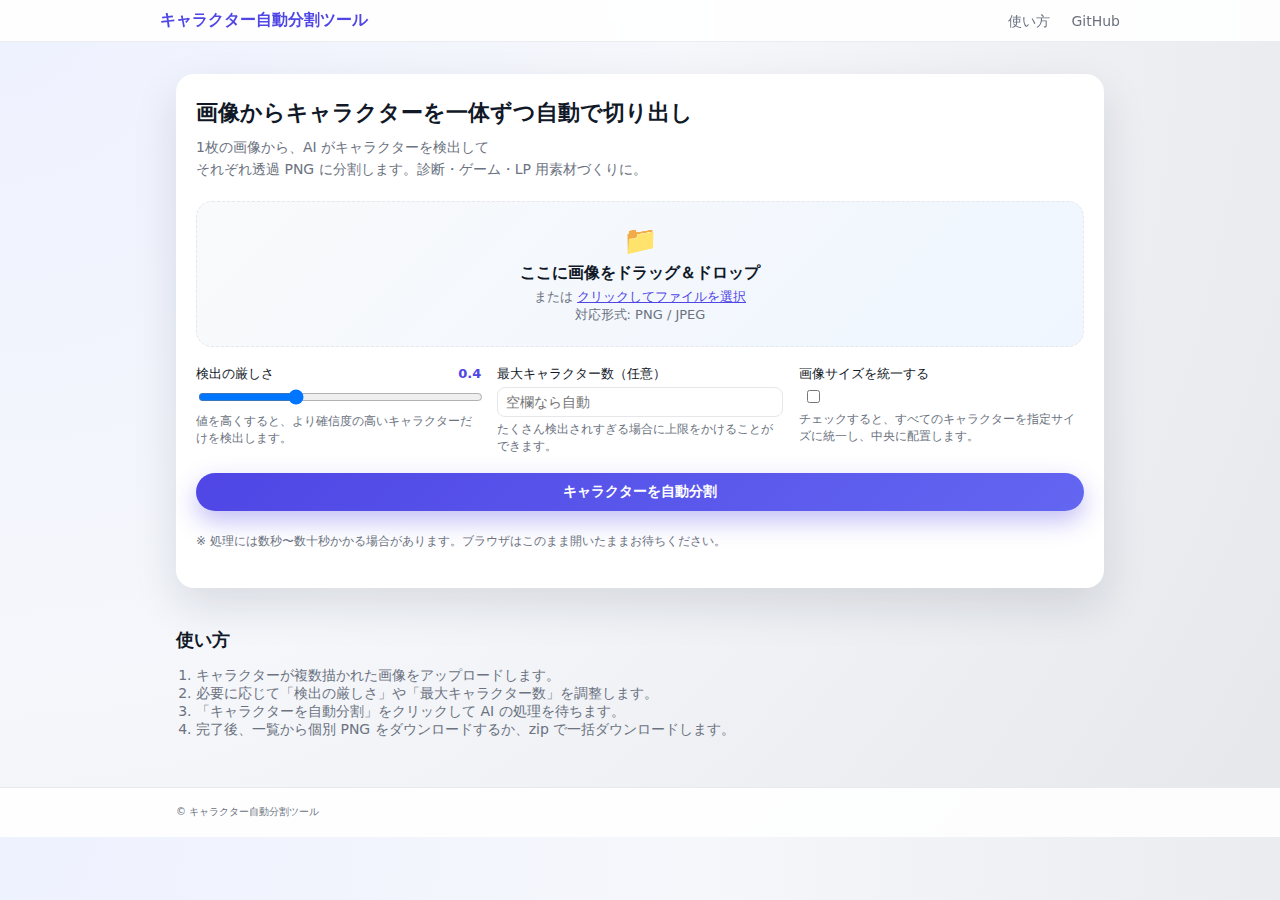
<file: gh-pages/index.html>
<!DOCTYPE html>
<html lang="ja">
  <head>
    <meta charset="UTF-8" />
    <title>キャラクター自動分割ツール</title>
    <meta name="viewport" content="width=device-width, initial-scale=1" />
    <link rel="stylesheet" href="style.css" />
    <script>
      // API URLを設定（ReplitのURLに変更してください）
      window.API_BASE_URL = 'https://your-replit-url.repl.co';
    </script>
  </head>
  <body>
    <header class="site-header">
      <div class="container header-inner">
        <div class="logo">キャラクター自動分割ツール</div>
        <nav class="nav-links">
          <a href="#howto">使い方</a>
          <a href="https://github.com/otarumi-cmyk/character-splitter" target="_blank" rel="noopener noreferrer">GitHub</a>
        </nav>
      </div>
    </header>

    <main class="site-main">
      <section class="hero">
        <div class="container">
          <div class="card">
            <h1>画像からキャラクターを一体ずつ自動で切り出し</h1>
            <p class="lead">
              1枚の画像から、AI がキャラクターを検出して<br />
              それぞれ透過 PNG に分割します。診断・ゲーム・LP 用素材づくりに。
            </p>

            <form id="upload-form" class="upload-form">
              <div
                id="drop-area"
                class="drop-area"
              >
                <input
                  id="file-input"
                  class="file-input"
                  type="file"
                  accept="image/png, image/jpeg"
                />
                <div class="drop-area-content">
                  <div class="drop-icon">📁</div>
                  <p class="drop-title">ここに画像をドラッグ＆ドロップ</p>
                  <p class="drop-sub">
                    または <span class="link-like">クリックしてファイルを選択</span><br />
                    対応形式: PNG / JPEG
                  </p>
                </div>
              </div>

              <div id="preview-wrapper" class="preview-wrapper hidden">
                <p class="preview-label">選択中の画像</p>
                <div class="preview-frame">
                  <img id="preview-image" alt="preview" />
                </div>
              </div>

              <div class="options">
                <div class="option-group">
                  <label for="conf-threshold">
                    検出の厳しさ
                    <span class="option-value" id="conf-value">0.4</span>
                  </label>
                  <input
                    id="conf-threshold"
                    type="range"
                    min="0.2"
                    max="0.8"
                    step="0.05"
                    value="0.4"
                  />
                  <p class="option-help">
                    値を高くすると、より確信度の高いキャラクターだけを検出します。
                  </p>
                </div>

                <div class="option-group">
                  <label for="max-instances">
                    最大キャラクター数（任意）
                  </label>
                  <input
                    id="max-instances"
                    type="number"
                    min="1"
                    placeholder="空欄なら自動"
                  />
                  <p class="option-help">
                    たくさん検出されすぎる場合に上限をかけることができます。
                  </p>
                </div>

                <div class="option-group">
                  <label for="normalize-size-check">
                    画像サイズを統一する
                  </label>
                  <input
                    id="normalize-size-check"
                    type="checkbox"
                    style="margin-left: 8px;"
                  />
                  <div id="normalize-size-inputs" class="normalize-inputs" style="display: none; margin-top: 8px;">
                    <div style="display: flex; gap: 8px; align-items: center;">
                      <input
                        id="normalize-width"
                        type="number"
                        min="64"
                        max="2048"
                        value="512"
                        placeholder="幅"
                        style="width: 80px; padding: 4px 8px;"
                      />
                      <span>×</span>
                      <input
                        id="normalize-height"
                        type="number"
                        min="64"
                        max="2048"
                        value="512"
                        placeholder="高さ"
                        style="width: 80px; padding: 4px 8px;"
                      />
                      <span>px</span>
                    </div>
                  </div>
                  <p class="option-help">
                    チェックすると、すべてのキャラクターを指定サイズに統一し、中央に配置します。
                  </p>
                </div>
              </div>

              <button id="submit-btn" type="submit" class="primary-button">
                キャラクターを自動分割
              </button>

              <p class="note">
                ※ 処理には数秒〜数十秒かかる場合があります。ブラウザはこのまま開いたままお待ちください。
              </p>
            </form>

            <div id="status" class="status" aria-live="polite"></div>
          </div>
        </div>
      </section>

      <section id="results-section" class="results-section hidden">
        <div class="container">
          <div class="results-header">
            <h2>分割結果</h2>
            <div class="results-actions">
              <button id="download-zip" class="secondary-button">
                すべて PNG で一括ダウンロード（zip）
              </button>
              <button id="retry-btn" class="ghost-button">
                しきい値を変えて再度処理
              </button>
            </div>
          </div>

          <p id="results-summary" class="results-summary"></p>

          <div id="results-grid" class="results-grid"></div>
        </div>
      </section>

      <section id="howto" class="howto-section">
        <div class="container">
          <h2>使い方</h2>
          <ol class="howto-steps">
            <li>キャラクターが複数描かれた画像をアップロードします。</li>
            <li>必要に応じて「検出の厳しさ」や「最大キャラクター数」を調整します。</li>
            <li>「キャラクターを自動分割」をクリックして AI の処理を待ちます。</li>
            <li>完了後、一覧から個別 PNG をダウンロードするか、zip で一括ダウンロードします。</li>
          </ol>
        </div>
      </section>
    </main>

    <footer class="site-footer">
      <div class="container">
        <small>© キャラクター自動分割ツール</small>
      </div>
    </footer>

    <script src="app.js"></script>
  </body>
</html>
</file>
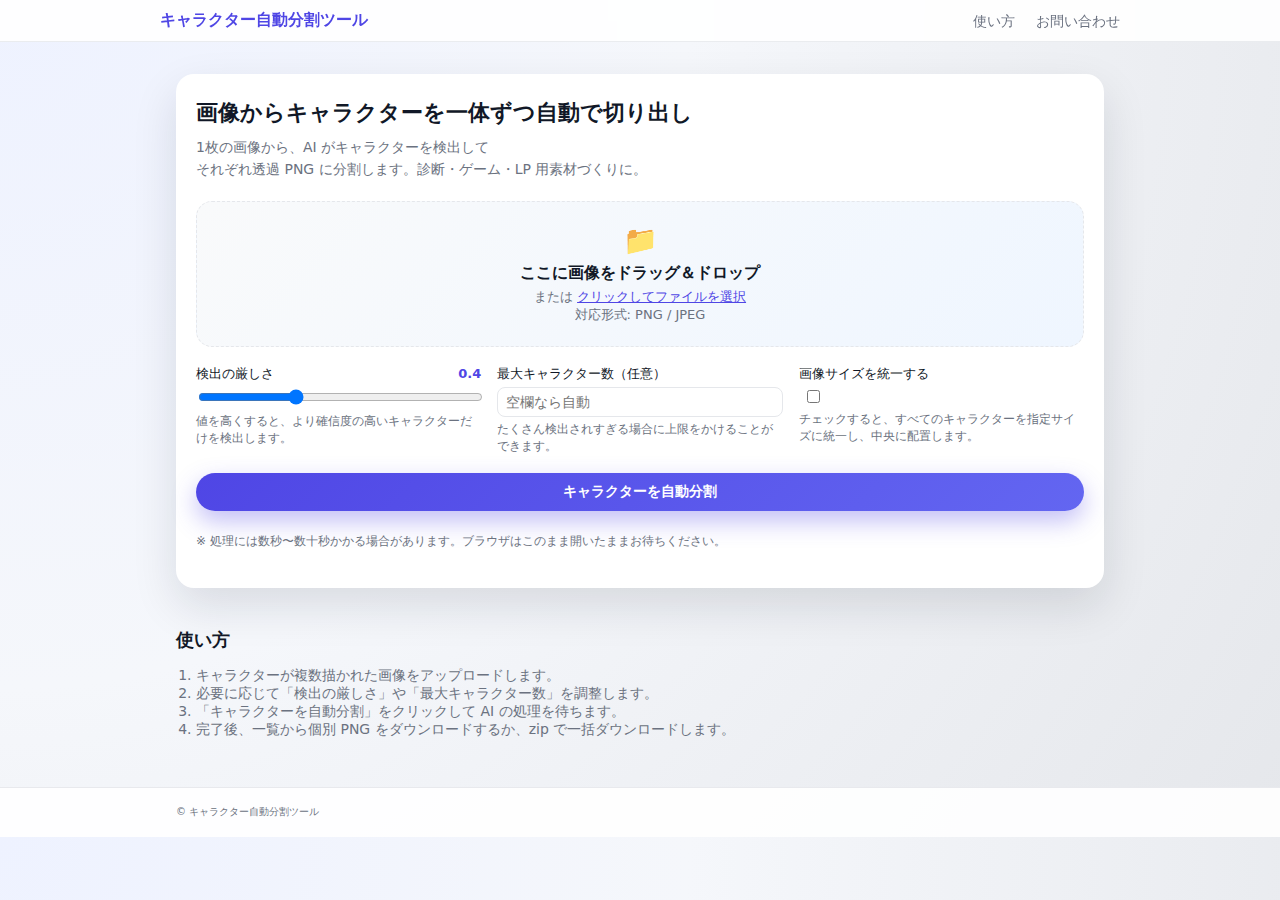
<file: static/index.html>
<!DOCTYPE html>
<html lang="ja">
  <head>
    <meta charset="UTF-8" />
    <title>キャラクター自動分割ツール</title>
    <meta name="viewport" content="width=device-width, initial-scale=1" />
    <link rel="stylesheet" href="/static/style.css" />
  </head>
  <body>
    <header class="site-header">
      <div class="container header-inner">
        <div class="logo">キャラクター自動分割ツール</div>
        <nav class="nav-links">
          <a href="#howto">使い方</a>
          <a href="https://example.com" target="_blank" rel="noopener noreferrer">お問い合わせ</a>
        </nav>
      </div>
    </header>

    <main class="site-main">
      <section class="hero">
        <div class="container">
          <div class="card">
            <h1>画像からキャラクターを一体ずつ自動で切り出し</h1>
            <p class="lead">
              1枚の画像から、AI がキャラクターを検出して<br />
              それぞれ透過 PNG に分割します。診断・ゲーム・LP 用素材づくりに。
            </p>

            <form id="upload-form" class="upload-form">
              <div
                id="drop-area"
                class="drop-area"
              >
                <input
                  id="file-input"
                  class="file-input"
                  type="file"
                  accept="image/png, image/jpeg"
                />
                <div class="drop-area-content">
                  <div class="drop-icon">📁</div>
                  <p class="drop-title">ここに画像をドラッグ＆ドロップ</p>
                  <p class="drop-sub">
                    または <span class="link-like">クリックしてファイルを選択</span><br />
                    対応形式: PNG / JPEG
                  </p>
                </div>
              </div>

              <div id="preview-wrapper" class="preview-wrapper hidden">
                <p class="preview-label">選択中の画像</p>
                <div class="preview-frame">
                  <img id="preview-image" alt="preview" />
                </div>
              </div>

              <div class="options">
                <div class="option-group">
                  <label for="conf-threshold">
                    検出の厳しさ
                    <span class="option-value" id="conf-value">0.4</span>
                  </label>
                  <input
                    id="conf-threshold"
                    type="range"
                    min="0.2"
                    max="0.8"
                    step="0.05"
                    value="0.4"
                  />
                  <p class="option-help">
                    値を高くすると、より確信度の高いキャラクターだけを検出します。
                  </p>
                </div>

                <div class="option-group">
                  <label for="max-instances">
                    最大キャラクター数（任意）
                  </label>
                  <input
                    id="max-instances"
                    type="number"
                    min="1"
                    placeholder="空欄なら自動"
                  />
                  <p class="option-help">
                    たくさん検出されすぎる場合に上限をかけることができます。
                  </p>
                </div>

                <div class="option-group">
                  <label for="normalize-size-check">
                    画像サイズを統一する
                  </label>
                  <input
                    id="normalize-size-check"
                    type="checkbox"
                    style="margin-left: 8px;"
                  />
                  <div id="normalize-size-inputs" class="normalize-inputs" style="display: none; margin-top: 8px;">
                    <div style="display: flex; gap: 8px; align-items: center;">
                      <input
                        id="normalize-width"
                        type="number"
                        min="64"
                        max="2048"
                        value="512"
                        placeholder="幅"
                        style="width: 80px; padding: 4px 8px;"
                      />
                      <span>×</span>
                      <input
                        id="normalize-height"
                        type="number"
                        min="64"
                        max="2048"
                        value="512"
                        placeholder="高さ"
                        style="width: 80px; padding: 4px 8px;"
                      />
                      <span>px</span>
                    </div>
                  </div>
                  <p class="option-help">
                    チェックすると、すべてのキャラクターを指定サイズに統一し、中央に配置します。
                  </p>
                </div>
              </div>

              <button id="submit-btn" type="submit" class="primary-button">
                キャラクターを自動分割
              </button>

              <p class="note">
                ※ 処理には数秒〜数十秒かかる場合があります。ブラウザはこのまま開いたままお待ちください。
              </p>
            </form>

            <div id="status" class="status" aria-live="polite"></div>
          </div>
        </div>
      </section>

      <section id="results-section" class="results-section hidden">
        <div class="container">
          <div class="results-header">
            <h2>分割結果</h2>
            <div class="results-actions">
              <button id="download-zip" class="secondary-button">
                すべて PNG で一括ダウンロード（zip）
              </button>
              <button id="retry-btn" class="ghost-button">
                しきい値を変えて再度処理
              </button>
            </div>
          </div>

          <p id="results-summary" class="results-summary"></p>

          <div id="results-grid" class="results-grid"></div>
        </div>
      </section>

      <section id="howto" class="howto-section">
        <div class="container">
          <h2>使い方</h2>
          <ol class="howto-steps">
            <li>キャラクターが複数描かれた画像をアップロードします。</li>
            <li>必要に応じて「検出の厳しさ」や「最大キャラクター数」を調整します。</li>
            <li>「キャラクターを自動分割」をクリックして AI の処理を待ちます。</li>
            <li>完了後、一覧から個別 PNG をダウンロードするか、zip で一括ダウンロードします。</li>
          </ol>
        </div>
      </section>
    </main>

    <footer class="site-footer">
      <div class="container">
        <small>© キャラクター自動分割ツール</small>
      </div>
    </footer>

    <script src="/static/app.js"></script>
  </body>
</html>
</file>
<file: gh-pages/style.css>
:root {
  --bg: #f5f7fb;
  --card-bg: #ffffff;
  --accent: #4f46e5;
  --accent-soft: #eef2ff;
  --text-main: #111827;
  --text-muted: #6b7280;
  --border-subtle: #e5e7eb;
  --danger: #dc2626;
  --success: #16a34a;
}

* {
  box-sizing: border-box;
}

body {
  margin: 0;
  font-family: system-ui, -apple-system, BlinkMacSystemFont, "Segoe UI", sans-serif;
  background: radial-gradient(circle at top left, #eef2ff 0, var(--bg) 45%, #e5e7eb 100%);
  color: var(--text-main);
}

.container {
  max-width: 960px;
  padding: 0 16px;
  margin: 0 auto;
}

.site-header {
  background: rgba(255, 255, 255, 0.9);
  backdrop-filter: blur(10px);
  border-bottom: 1px solid rgba(229, 231, 235, 0.8);
  position: sticky;
  top: 0;
  z-index: 20;
}

.header-inner {
  display: flex;
  align-items: center;
  justify-content: space-between;
  padding: 10px 0;
}

.logo {
  font-weight: 700;
  font-size: 16px;
  color: var(--accent);
}

.nav-links a {
  margin-left: 16px;
  font-size: 14px;
  color: var(--text-muted);
  text-decoration: none;
}

.nav-links a:hover {
  color: var(--accent);
}

.site-main {
  padding: 32px 0 48px;
}

.hero {
  margin-bottom: 40px;
}

.card {
  background-color: var(--card-bg);
  border-radius: 18px;
  padding: 24px 20px 28px;
  box-shadow: 0 18px 45px rgba(15, 23, 42, 0.12);
}

.card h1 {
  font-size: 22px;
  margin: 0 0 8px;
}

.lead {
  margin: 0 0 20px;
  color: var(--text-muted);
  line-height: 1.6;
  font-size: 14px;
}

.upload-form {
  display: flex;
  flex-direction: column;
  gap: 18px;
}

.drop-area {
  position: relative;
  border-radius: 16px;
  border: 1.5px dashed var(--border-subtle);
  background: linear-gradient(135deg, #f9fafb, #eff6ff);
  padding: 22px 14px;
  text-align: center;
  cursor: pointer;
  transition: border-color 0.2s ease, box-shadow 0.2s ease, transform 0.1s ease;
}

.drop-area.dragover {
  border-color: var(--accent);
  box-shadow: 0 0 0 1px var(--accent-soft), 0 12px 30px rgba(79, 70, 229, 0.25);
  transform: translateY(-1px);
}

.file-input {
  position: absolute;
  inset: 0;
  opacity: 0;
  cursor: pointer;
}

.drop-area-content {
  pointer-events: none;
}

.drop-icon {
  font-size: 28px;
  margin-bottom: 6px;
}

.drop-title {
  margin: 0 0 4px;
  font-weight: 600;
}

.drop-sub {
  margin: 0;
  color: var(--text-muted);
  font-size: 13px;
}

.link-like {
  color: var(--accent);
  text-decoration: underline;
}

.preview-wrapper {
  border-radius: 14px;
  border: 1px solid var(--border-subtle);
  padding: 10px;
  background: #f9fafb;
}

.preview-label {
  margin: 0 0 8px;
  font-size: 13px;
  color: var(--text-muted);
}

.preview-frame {
  border-radius: 12px;
  overflow: hidden;
  background-image: linear-gradient(45deg, #e5e7eb 25%, transparent 25%),
    linear-gradient(-45deg, #e5e7eb 25%, transparent 25%),
    linear-gradient(45deg, transparent 75%, #e5e7eb 75%),
    linear-gradient(-45deg, transparent 75%, #e5e7eb 75%);
  background-size: 20px 20px;
  background-position: 0 0, 0 10px, 10px -10px, -10px 0;
}

.preview-frame img {
  display: block;
  max-width: 100%;
  max-height: 320px;
  margin: 0 auto;
}

.options {
  display: grid;
  grid-template-columns: repeat(auto-fit, minmax(220px, 1fr));
  gap: 16px;
}

.option-group label {
  display: flex;
  align-items: center;
  justify-content: space-between;
  font-size: 13px;
  margin-bottom: 4px;
}

.option-value {
  font-weight: 600;
  color: var(--accent);
}

#conf-threshold {
  width: 100%;
}

#max-instances {
  width: 100%;
  padding: 6px 8px;
  border-radius: 8px;
  border: 1px solid var(--border-subtle);
  font-size: 14px;
}

.option-help {
  margin: 4px 0 0;
  font-size: 12px;
  color: var(--text-muted);
}

.primary-button,
.secondary-button,
.ghost-button {
  border-radius: 999px;
  border: none;
  padding: 10px 20px;
  font-size: 14px;
  font-weight: 600;
  cursor: pointer;
  display: inline-flex;
  align-items: center;
  justify-content: center;
  gap: 6px;
  transition: background-color 0.15s ease, box-shadow 0.15s ease, transform 0.05s ease;
}

.primary-button {
  background: linear-gradient(135deg, var(--accent), #6366f1);
  color: #ffffff;
  box-shadow: 0 10px 25px rgba(79, 70, 229, 0.35);
}

.primary-button:hover {
  box-shadow: 0 16px 35px rgba(79, 70, 229, 0.45);
  transform: translateY(-1px);
}

.primary-button:disabled {
  opacity: 0.6;
  cursor: default;
  box-shadow: none;
}

.secondary-button {
  background: #111827;
  color: #f9fafb;
}

.secondary-button:hover {
  background: #020617;
}

.ghost-button {
  background: transparent;
  color: var(--text-muted);
  border: 1px solid var(--border-subtle);
}

.ghost-button:hover {
  color: var(--accent);
  border-color: var(--accent-soft);
}

.note {
  margin: 4px 0 0;
  font-size: 12px;
  color: var(--text-muted);
}

.status {
  margin-top: 10px;
  font-size: 13px;
}

.status.success {
  color: var(--success);
}

.status.error {
  color: var(--danger);
}

.results-section {
  margin-top: 12px;
}

.results-header {
  display: flex;
  align-items: center;
  justify-content: space-between;
  margin-bottom: 10px;
}

.results-header h2 {
  margin: 0;
  font-size: 18px;
}

.results-actions {
  display: flex;
  gap: 8px;
}

.results-summary {
  margin: 0 0 12px;
  font-size: 13px;
  color: var(--text-muted);
}

.results-grid {
  display: grid;
  grid-template-columns: repeat(auto-fit, minmax(150px, 1fr));
  gap: 12px;
}

.result-card {
  background: #ffffff;
  border-radius: 12px;
  border: 1px solid var(--border-subtle);
  padding: 8px;
  display: flex;
  flex-direction: column;
  gap: 6px;
}

.result-thumb {
  border-radius: 8px;
  overflow: hidden;
  background-image: linear-gradient(45deg, #e5e7eb 25%, transparent 25%),
    linear-gradient(-45deg, #e5e7eb 25%, transparent 25%),
    linear-gradient(45deg, transparent 75%, #e5e7eb 75%),
    linear-gradient(-45deg, transparent 75%, #e5e7eb 75%);
  background-size: 16px 16px;
  background-position: 0 0, 0 8px, 8px -8px, -8px 0;
}

.result-thumb img {
  display: block;
  max-width: 100%;
}

.result-meta {
  font-size: 12px;
  color: var(--text-muted);
}

.result-name {
  font-weight: 600;
  color: var(--text-main);
}

.result-dl-btn {
  margin-top: 4px;
  width: 100%;
  border-radius: 999px;
  border: none;
  padding: 6px 10px;
  font-size: 12px;
  font-weight: 600;
  cursor: pointer;
  background: var(--accent-soft);
  color: var(--accent);
}

.result-dl-btn:hover {
  background: #e0e7ff;
}

.howto-section {
  margin-top: 40px;
}

.howto-section h2 {
  margin-top: 0;
  font-size: 18px;
}

.howto-steps {
  margin: 8px 0 0;
  padding-left: 20px;
  font-size: 14px;
  color: var(--text-muted);
}

.site-footer {
  border-top: 1px solid rgba(229, 231, 235, 0.9);
  padding: 16px 0 18px;
  font-size: 12px;
  color: var(--text-muted);
  background: rgba(255, 255, 255, 0.9);
}

.hidden {
  display: none !important;
}

@media (max-width: 640px) {
  .card {
    padding: 18px 14px 22px;
  }

  .card h1 {
    font-size: 18px;
  }

  .results-header {
    flex-direction: column;
    align-items: flex-start;
    gap: 8px;
  }

  .results-actions {
    width: 100%;
    flex-wrap: wrap;
  }

  .results-actions button {
    flex: 1 1 auto;
  }
}
</file>
<file: static/style.css>
:root {
  --bg: #f5f7fb;
  --card-bg: #ffffff;
  --accent: #4f46e5;
  --accent-soft: #eef2ff;
  --text-main: #111827;
  --text-muted: #6b7280;
  --border-subtle: #e5e7eb;
  --danger: #dc2626;
  --success: #16a34a;
}

* {
  box-sizing: border-box;
}

body {
  margin: 0;
  font-family: system-ui, -apple-system, BlinkMacSystemFont, "Segoe UI", sans-serif;
  background: radial-gradient(circle at top left, #eef2ff 0, var(--bg) 45%, #e5e7eb 100%);
  color: var(--text-main);
}

.container {
  max-width: 960px;
  padding: 0 16px;
  margin: 0 auto;
}

.site-header {
  background: rgba(255, 255, 255, 0.9);
  backdrop-filter: blur(10px);
  border-bottom: 1px solid rgba(229, 231, 235, 0.8);
  position: sticky;
  top: 0;
  z-index: 20;
}

.header-inner {
  display: flex;
  align-items: center;
  justify-content: space-between;
  padding: 10px 0;
}

.logo {
  font-weight: 700;
  font-size: 16px;
  color: var(--accent);
}

.nav-links a {
  margin-left: 16px;
  font-size: 14px;
  color: var(--text-muted);
  text-decoration: none;
}

.nav-links a:hover {
  color: var(--accent);
}

.site-main {
  padding: 32px 0 48px;
}

.hero {
  margin-bottom: 40px;
}

.card {
  background-color: var(--card-bg);
  border-radius: 18px;
  padding: 24px 20px 28px;
  box-shadow: 0 18px 45px rgba(15, 23, 42, 0.12);
}

.card h1 {
  font-size: 22px;
  margin: 0 0 8px;
}

.lead {
  margin: 0 0 20px;
  color: var(--text-muted);
  line-height: 1.6;
  font-size: 14px;
}

.upload-form {
  display: flex;
  flex-direction: column;
  gap: 18px;
}

.drop-area {
  position: relative;
  border-radius: 16px;
  border: 1.5px dashed var(--border-subtle);
  background: linear-gradient(135deg, #f9fafb, #eff6ff);
  padding: 22px 14px;
  text-align: center;
  cursor: pointer;
  transition: border-color 0.2s ease, box-shadow 0.2s ease, transform 0.1s ease;
}

.drop-area.dragover {
  border-color: var(--accent);
  box-shadow: 0 0 0 1px var(--accent-soft), 0 12px 30px rgba(79, 70, 229, 0.25);
  transform: translateY(-1px);
}

.file-input {
  position: absolute;
  inset: 0;
  opacity: 0;
  cursor: pointer;
}

.drop-area-content {
  pointer-events: none;
}

.drop-icon {
  font-size: 28px;
  margin-bottom: 6px;
}

.drop-title {
  margin: 0 0 4px;
  font-weight: 600;
}

.drop-sub {
  margin: 0;
  color: var(--text-muted);
  font-size: 13px;
}

.link-like {
  color: var(--accent);
  text-decoration: underline;
}

.preview-wrapper {
  border-radius: 14px;
  border: 1px solid var(--border-subtle);
  padding: 10px;
  background: #f9fafb;
}

.preview-label {
  margin: 0 0 8px;
  font-size: 13px;
  color: var(--text-muted);
}

.preview-frame {
  border-radius: 12px;
  overflow: hidden;
  background-image: linear-gradient(45deg, #e5e7eb 25%, transparent 25%),
    linear-gradient(-45deg, #e5e7eb 25%, transparent 25%),
    linear-gradient(45deg, transparent 75%, #e5e7eb 75%),
    linear-gradient(-45deg, transparent 75%, #e5e7eb 75%);
  background-size: 20px 20px;
  background-position: 0 0, 0 10px, 10px -10px, -10px 0;
}

.preview-frame img {
  display: block;
  max-width: 100%;
  max-height: 320px;
  margin: 0 auto;
}

.options {
  display: grid;
  grid-template-columns: repeat(auto-fit, minmax(220px, 1fr));
  gap: 16px;
}

.option-group label {
  display: flex;
  align-items: center;
  justify-content: space-between;
  font-size: 13px;
  margin-bottom: 4px;
}

.option-value {
  font-weight: 600;
  color: var(--accent);
}

#conf-threshold {
  width: 100%;
}

#max-instances {
  width: 100%;
  padding: 6px 8px;
  border-radius: 8px;
  border: 1px solid var(--border-subtle);
  font-size: 14px;
}

.option-help {
  margin: 4px 0 0;
  font-size: 12px;
  color: var(--text-muted);
}

.primary-button,
.secondary-button,
.ghost-button {
  border-radius: 999px;
  border: none;
  padding: 10px 20px;
  font-size: 14px;
  font-weight: 600;
  cursor: pointer;
  display: inline-flex;
  align-items: center;
  justify-content: center;
  gap: 6px;
  transition: background-color 0.15s ease, box-shadow 0.15s ease, transform 0.05s ease;
}

.primary-button {
  background: linear-gradient(135deg, var(--accent), #6366f1);
  color: #ffffff;
  box-shadow: 0 10px 25px rgba(79, 70, 229, 0.35);
}

.primary-button:hover {
  box-shadow: 0 16px 35px rgba(79, 70, 229, 0.45);
  transform: translateY(-1px);
}

.primary-button:disabled {
  opacity: 0.6;
  cursor: default;
  box-shadow: none;
}

.secondary-button {
  background: #111827;
  color: #f9fafb;
}

.secondary-button:hover {
  background: #020617;
}

.ghost-button {
  background: transparent;
  color: var(--text-muted);
  border: 1px solid var(--border-subtle);
}

.ghost-button:hover {
  color: var(--accent);
  border-color: var(--accent-soft);
}

.note {
  margin: 4px 0 0;
  font-size: 12px;
  color: var(--text-muted);
}

.status {
  margin-top: 10px;
  font-size: 13px;
}

.status.success {
  color: var(--success);
}

.status.error {
  color: var(--danger);
}

.results-section {
  margin-top: 12px;
}

.results-header {
  display: flex;
  align-items: center;
  justify-content: space-between;
  margin-bottom: 10px;
}

.results-header h2 {
  margin: 0;
  font-size: 18px;
}

.results-actions {
  display: flex;
  gap: 8px;
}

.results-summary {
  margin: 0 0 12px;
  font-size: 13px;
  color: var(--text-muted);
}

.results-grid {
  display: grid;
  grid-template-columns: repeat(auto-fit, minmax(150px, 1fr));
  gap: 12px;
}

.result-card {
  background: #ffffff;
  border-radius: 12px;
  border: 1px solid var(--border-subtle);
  padding: 8px;
  display: flex;
  flex-direction: column;
  gap: 6px;
}

.result-thumb {
  border-radius: 8px;
  overflow: hidden;
  background-image: linear-gradient(45deg, #e5e7eb 25%, transparent 25%),
    linear-gradient(-45deg, #e5e7eb 25%, transparent 25%),
    linear-gradient(45deg, transparent 75%, #e5e7eb 75%),
    linear-gradient(-45deg, transparent 75%, #e5e7eb 75%);
  background-size: 16px 16px;
  background-position: 0 0, 0 8px, 8px -8px, -8px 0;
}

.result-thumb img {
  display: block;
  max-width: 100%;
}

.result-meta {
  font-size: 12px;
  color: var(--text-muted);
}

.result-name {
  font-weight: 600;
  color: var(--text-main);
}

.result-dl-btn {
  margin-top: 4px;
  width: 100%;
  border-radius: 999px;
  border: none;
  padding: 6px 10px;
  font-size: 12px;
  font-weight: 600;
  cursor: pointer;
  background: var(--accent-soft);
  color: var(--accent);
}

.result-dl-btn:hover {
  background: #e0e7ff;
}

.howto-section {
  margin-top: 40px;
}

.howto-section h2 {
  margin-top: 0;
  font-size: 18px;
}

.howto-steps {
  margin: 8px 0 0;
  padding-left: 20px;
  font-size: 14px;
  color: var(--text-muted);
}

.site-footer {
  border-top: 1px solid rgba(229, 231, 235, 0.9);
  padding: 16px 0 18px;
  font-size: 12px;
  color: var(--text-muted);
  background: rgba(255, 255, 255, 0.9);
}

.hidden {
  display: none !important;
}

@media (max-width: 640px) {
  .card {
    padding: 18px 14px 22px;
  }

  .card h1 {
    font-size: 18px;
  }

  .results-header {
    flex-direction: column;
    align-items: flex-start;
    gap: 8px;
  }

  .results-actions {
    width: 100%;
    flex-wrap: wrap;
  }

  .results-actions button {
    flex: 1 1 auto;
  }
}
</file>
